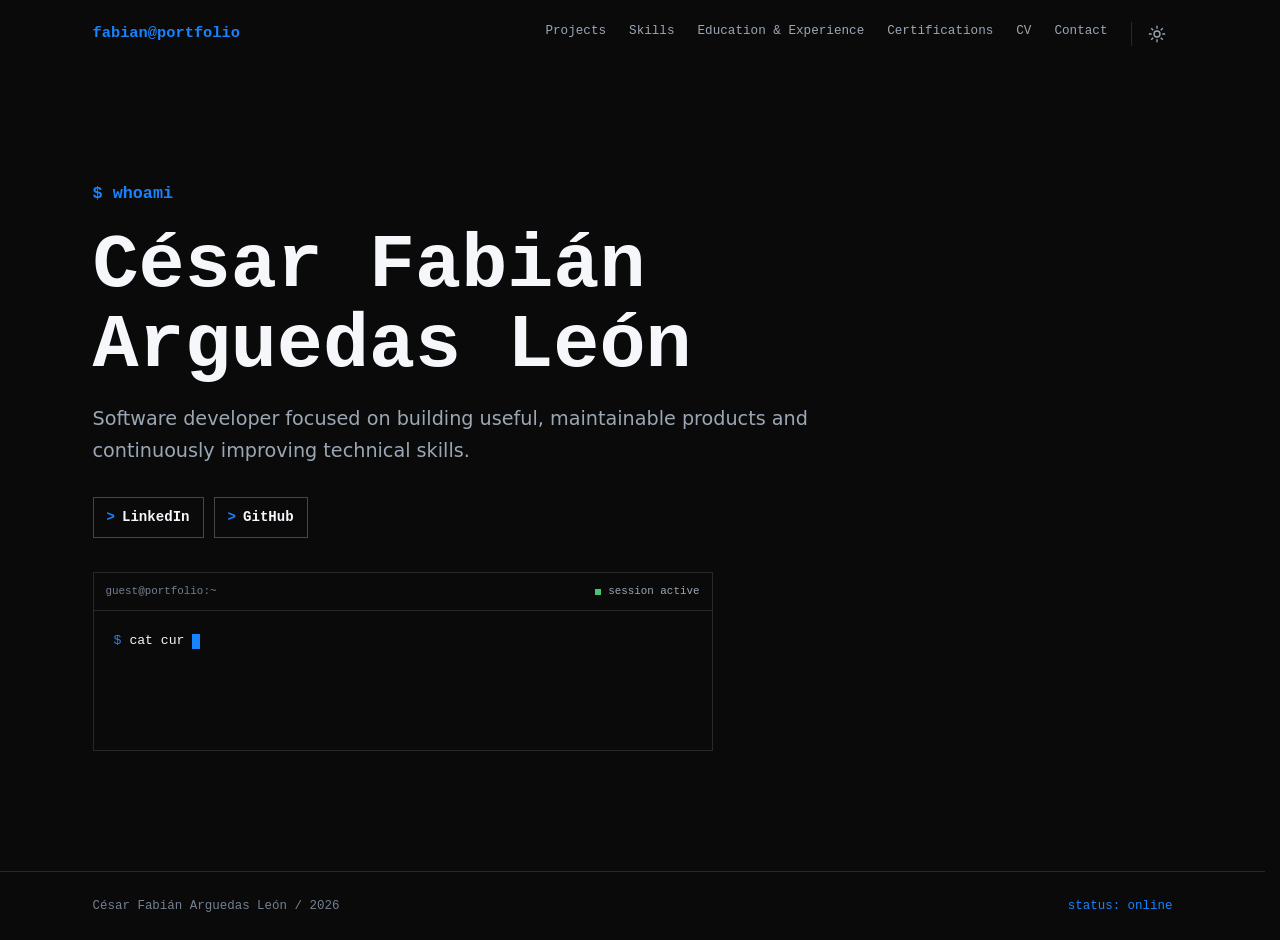
<file: index.html>
<!doctype html>
<html lang="en" data-theme="dark">
  <head>
    <meta charset="utf-8" />
    <meta name="viewport" content="width=device-width, initial-scale=1" />
    <meta
      name="description"
      content="Personal portfolio focused on software development, technology, and continuous learning."
    />
    <title>Portfolio | Home</title>
    <script src="./assets/js/theme-init.js?v=4"></script>
    <link rel="stylesheet" href="./assets/css/styles.css?v=13" />
  </head>
  <body data-page="home" data-root-prefix="." data-site-config-state="pending">
    <a class="skip-link" href="#main-content">Skip to content</a>
    <header class="site-header" data-site-header></header>

    <main class="page-shell home-page" id="main-content">
      <section class="whoami" aria-labelledby="whoami-title">
        <p class="command-line" aria-hidden="true">
          <span class="command-prompt">$</span> whoami
        </p>
        <h1 id="whoami-title" data-profile-name data-site-config-content>Portfolio Owner</h1>
        <div
          class="whoami__description"
          data-profile-description
          data-site-config-content
        >
          <p>Software developer focused on building useful, maintainable digital products.</p>
        </div>
        <div class="command-actions" data-home-links data-site-config-content></div>
        <div
          class="home-terminal"
          role="img"
          aria-label="Animated terminal showing current interests, work principles, and continuous learning."
        >
          <div class="home-terminal__bar">
            <span>guest@portfolio:~</span>
            <span>session active</span>
          </div>
          <div class="home-terminal__body" aria-hidden="true">
            <div class="home-terminal__command">
              <span class="home-terminal__prompt">$</span>
              <span data-terminal-command></span>
              <span class="home-terminal__cursor"></span>
            </div>
            <div class="home-terminal__output" data-terminal-output></div>
          </div>
        </div>
      </section>
    </main>

    <footer class="site-footer" data-site-footer></footer>

    <script src="./assets/js/config.js?v=6"></script>
    <script src="./assets/js/data.js?v=6"></script>
    <script src="./assets/js/components.js?v=10"></script>
    <script src="./assets/js/app.js?v=15"></script>
  </body>
</html>
</file>
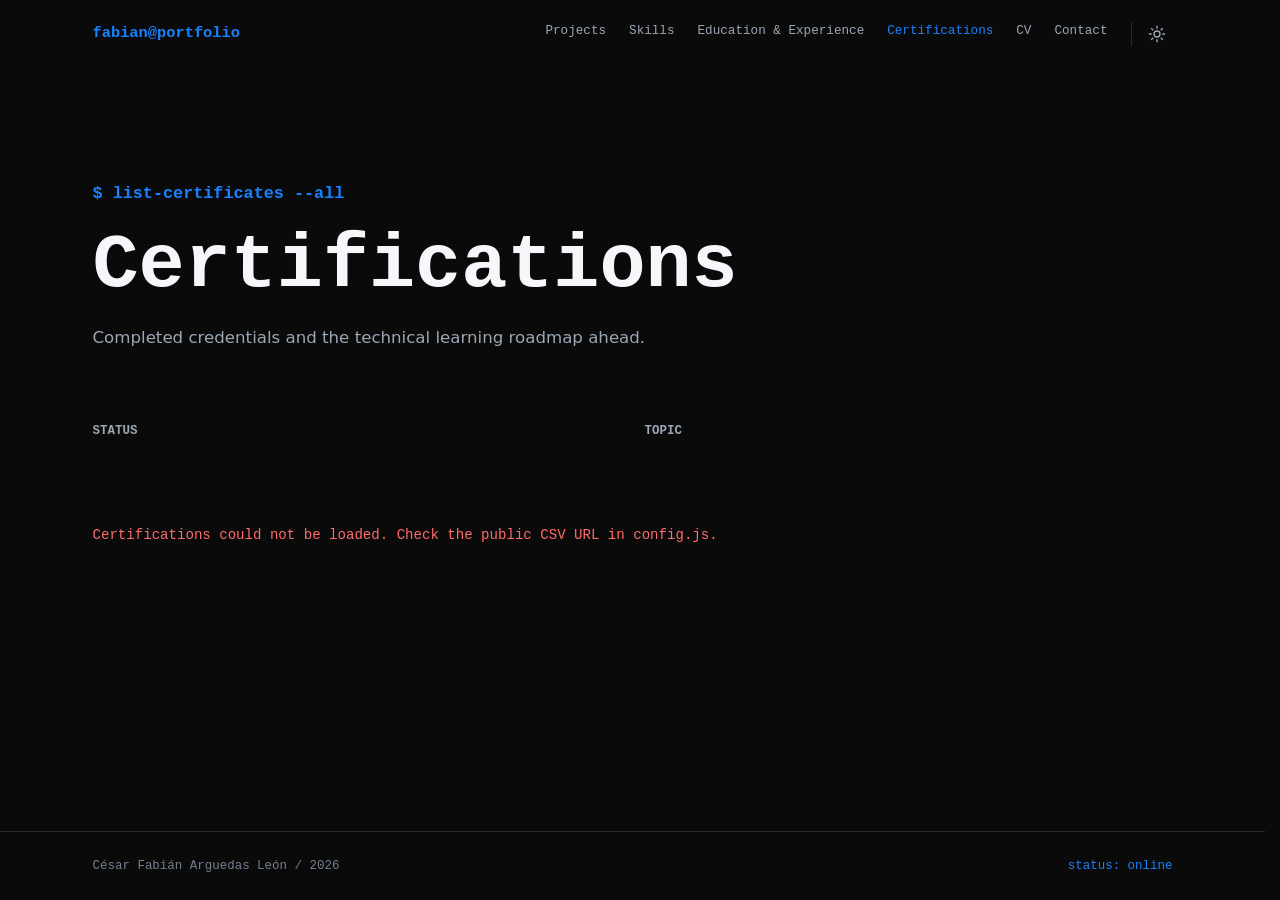
<file: certifications/index.html>
<!doctype html>
<html lang="en" data-theme="dark">
  <head>
    <meta charset="utf-8" />
    <meta name="viewport" content="width=device-width, initial-scale=1" />
    <meta name="description" content="Professional certifications and learning roadmap." />
    <title>Portfolio | Certifications</title>
    <script src="../assets/js/theme-init.js?v=4"></script>
    <link rel="stylesheet" href="../assets/css/styles.css?v=13" />
  </head>
  <body data-page="certifications" data-root-prefix=".." data-site-config-state="pending">
    <a class="skip-link" href="#main-content">Skip to content</a>
    <header class="site-header" data-site-header></header>

    <main class="page-shell" id="main-content">
      <header class="page-heading">
        <p class="command-line"><span class="command-prompt">$</span> list-certificates --all</p>
        <h1>Certifications</h1>
        <p>Completed credentials and the technical learning roadmap ahead.</p>
      </header>

      <div class="filter-layout">
        <section class="filter-section" aria-labelledby="status-filter-label">
          <h2 class="filter-label" id="status-filter-label">Status</h2>
          <div class="filter-group" data-certification-status-filters></div>
        </section>

        <section class="filter-section" aria-labelledby="topic-filter-label">
          <h2 class="filter-label" id="topic-filter-label">Topic</h2>
          <div class="filter-group" data-certification-topic-filters></div>
        </section>
      </div>

      <section aria-label="Certification list" data-loading-section aria-busy="true">
        <p
          class="data-state"
          data-certifications-state
          data-state="loading"
          role="status"
        >
          Loading certifications...
        </p>
        <div class="terminal-loader" aria-hidden="true">
          <div class="terminal-loader__command">
            <span class="terminal-loader__prompt">$</span>
            <span>sync certifications.csv</span>
            <span class="terminal-loader__cursor"></span>
          </div>
          <div class="terminal-loader__stream">
            <span></span><span></span><span></span><span></span><span></span>
            <span></span><span></span><span></span><span></span><span></span>
          </div>
        </div>
        <div class="certification-list" data-certifications-list></div>
      </section>
    </main>

    <footer class="site-footer" data-site-footer></footer>

    <script src="../assets/js/config.js?v=6"></script>
    <script src="../assets/js/data.js?v=6"></script>
    <script src="../assets/js/components.js?v=10"></script>
    <script src="../assets/js/app.js?v=15"></script>
  </body>
</html>
</file>
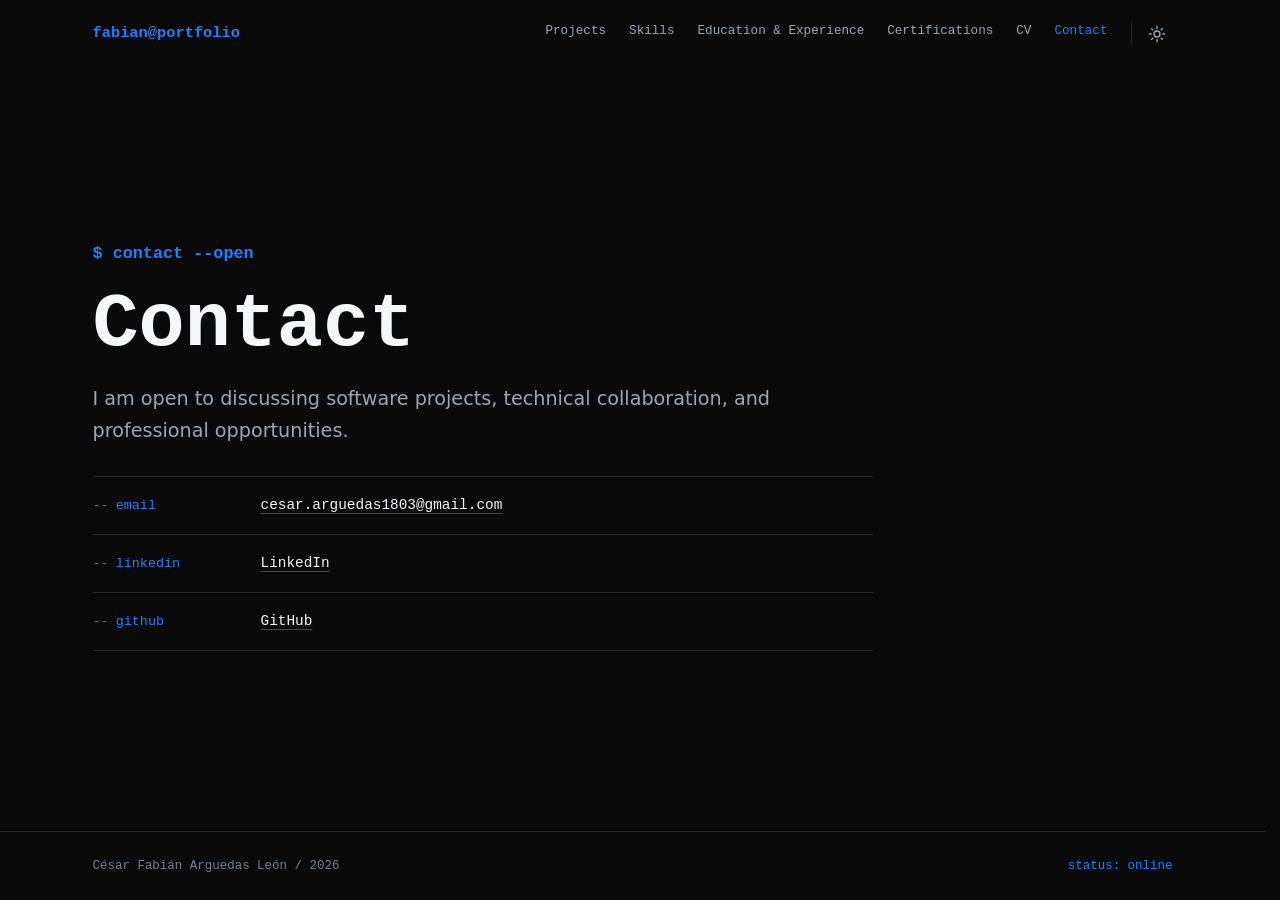
<file: contacto/index.html>
<!doctype html>
<html lang="en" data-theme="dark">
  <head>
    <meta charset="utf-8" />
    <meta name="viewport" content="width=device-width, initial-scale=1" />
    <meta name="description" content="Contact information and professional profiles." />
    <title>Portfolio | Contact</title>
    <script src="../assets/js/theme-init.js?v=4"></script>
    <link rel="stylesheet" href="../assets/css/styles.css?v=13" />
  </head>
  <body data-page="contact" data-root-prefix=".." data-site-config-state="pending">
    <a class="skip-link" href="#main-content">Skip to content</a>
    <header class="site-header" data-site-header></header>

    <main class="page-shell contact-page" id="main-content">
      <section aria-labelledby="contact-title">
        <p class="command-line"><span class="command-prompt">$</span> contact --open</p>
        <h1 id="contact-title">Contact</h1>
        <p class="contact-intro">
          I am open to discussing software projects, technical collaboration, and professional
          opportunities.
        </p>
        <dl class="contact-list" data-contact-list data-site-config-content></dl>
      </section>
    </main>

    <footer class="site-footer" data-site-footer></footer>

    <script src="../assets/js/config.js?v=6"></script>
    <script src="../assets/js/data.js?v=6"></script>
    <script src="../assets/js/components.js?v=10"></script>
    <script src="../assets/js/app.js?v=15"></script>
  </body>
</html>
</file>
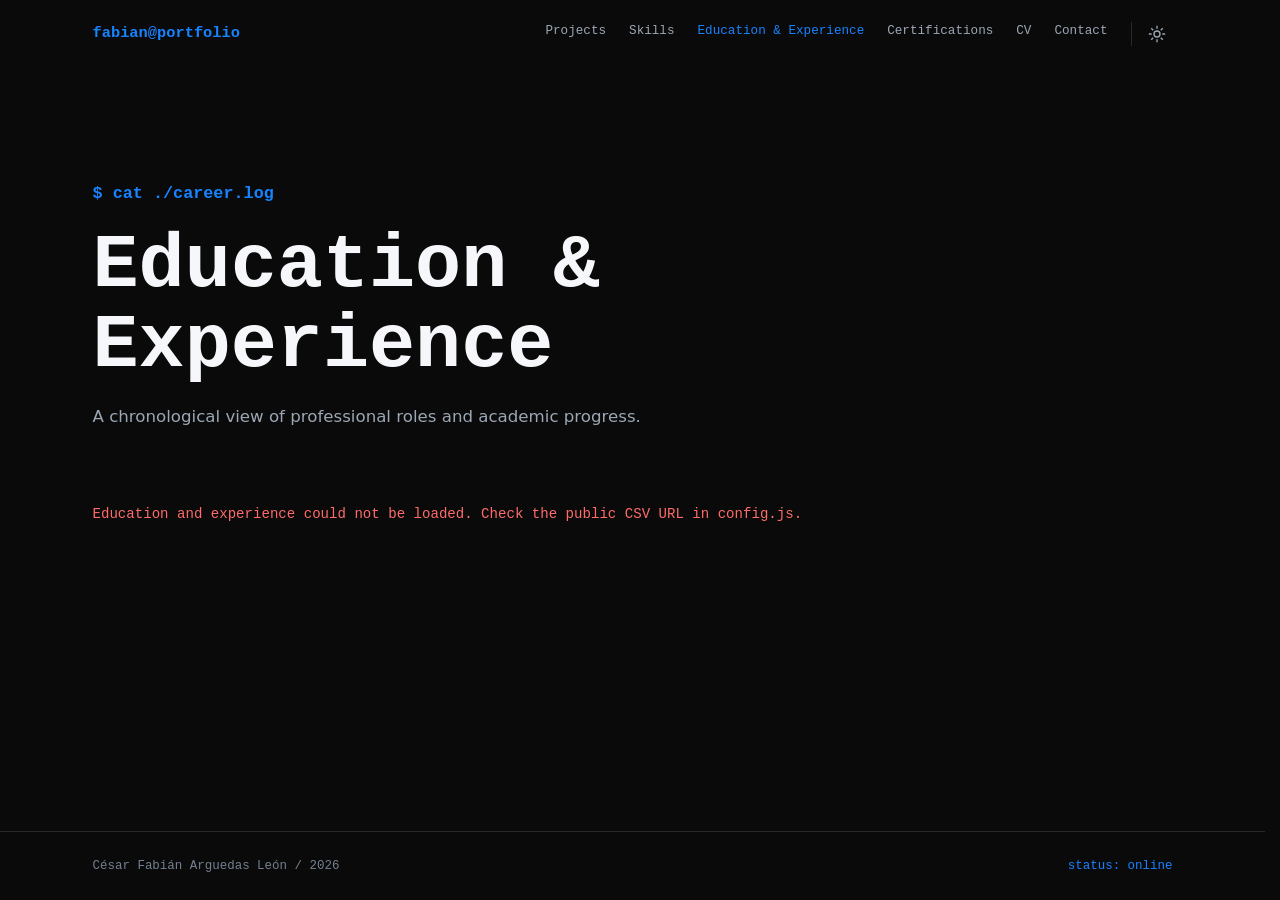
<file: education-experience/index.html>
<!doctype html>
<html lang="en" data-theme="dark">
  <head>
    <meta charset="utf-8" />
    <meta name="viewport" content="width=device-width, initial-scale=1" />
    <meta name="description" content="Education and professional experience." />
    <title>Portfolio | Education &amp; Experience</title>
    <script src="../assets/js/theme-init.js?v=4"></script>
    <link rel="stylesheet" href="../assets/css/styles.css?v=13" />
  </head>
  <body
    data-page="education-experience"
    data-root-prefix=".."
    data-site-config-state="pending"
  >
    <a class="skip-link" href="#main-content">Skip to content</a>
    <header class="site-header" data-site-header></header>

    <main class="page-shell" id="main-content">
      <header class="page-heading">
        <p class="command-line"><span class="command-prompt">$</span> cat ./career.log</p>
        <h1>Education &amp; Experience</h1>
        <p>A chronological view of professional roles and academic progress.</p>
      </header>

      <div data-loading-section aria-busy="true">
        <p class="data-state" data-career-state data-state="loading" role="status">
          Loading entries...
        </p>
        <div class="terminal-loader" aria-hidden="true">
          <div class="terminal-loader__command">
            <span class="terminal-loader__prompt">$</span>
            <span>sync career.csv</span>
            <span class="terminal-loader__cursor"></span>
          </div>
          <div class="terminal-loader__stream">
            <span></span><span></span><span></span><span></span><span></span>
            <span></span><span></span><span></span><span></span><span></span>
          </div>
        </div>

        <div class="career-sections" data-career-sections hidden>
          <section class="career-section" aria-labelledby="education-title">
            <p class="section-command" aria-hidden="true">./education</p>
            <h2 class="career-section__title" id="education-title">Education</h2>
            <p class="data-state" data-education-state role="status" hidden></p>
            <div class="career-list" data-education-list></div>
          </section>

          <section class="career-section" aria-labelledby="experience-title">
            <p class="section-command" aria-hidden="true">./experience</p>
            <h2 class="career-section__title" id="experience-title">Experience</h2>
            <p class="data-state" data-experience-state role="status" hidden></p>
            <div class="career-list" data-experience-list></div>
          </section>
        </div>
      </div>
    </main>

    <footer class="site-footer" data-site-footer></footer>

    <script src="../assets/js/config.js?v=6"></script>
    <script src="../assets/js/data.js?v=6"></script>
    <script src="../assets/js/components.js?v=10"></script>
    <script src="../assets/js/app.js?v=15"></script>
  </body>
</html>
</file>
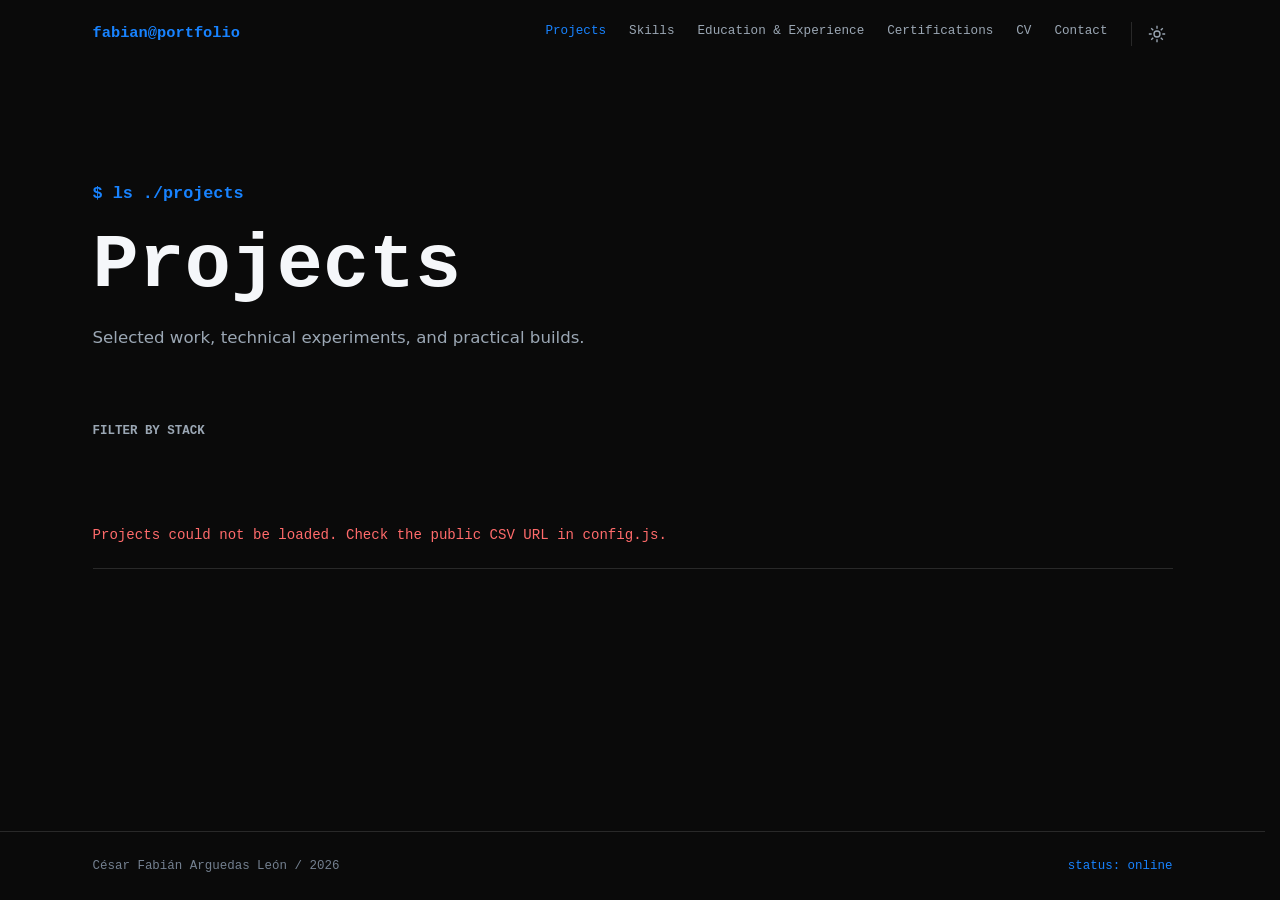
<file: projects/index.html>
<!doctype html>
<html lang="en" data-theme="dark">
  <head>
    <meta charset="utf-8" />
    <meta name="viewport" content="width=device-width, initial-scale=1" />
    <meta name="description" content="Software projects and selected technical work." />
    <title>Portfolio | Projects</title>
    <script src="../assets/js/theme-init.js?v=4"></script>
    <link rel="stylesheet" href="../assets/css/styles.css?v=13" />
  </head>
  <body data-page="projects" data-root-prefix=".." data-site-config-state="pending">
    <a class="skip-link" href="#main-content">Skip to content</a>
    <header class="site-header" data-site-header></header>

    <main class="page-shell" id="main-content">
      <header class="page-heading">
        <p class="command-line"><span class="command-prompt">$</span> ls ./projects</p>
        <h1>Projects</h1>
        <p>Selected work, technical experiments, and practical builds.</p>
      </header>

      <section class="filter-section" aria-labelledby="project-filter-label">
        <h2 class="filter-label" id="project-filter-label">Filter by stack</h2>
        <div class="filter-group" data-project-filters></div>
      </section>

      <section aria-label="Project list" data-loading-section aria-busy="true">
        <p class="data-state" data-projects-state data-state="loading" role="status">
          Loading projects...
        </p>
        <div class="terminal-loader" aria-hidden="true">
          <div class="terminal-loader__command">
            <span class="terminal-loader__prompt">$</span>
            <span>sync projects.csv</span>
            <span class="terminal-loader__cursor"></span>
          </div>
          <div class="terminal-loader__stream">
            <span></span><span></span><span></span><span></span><span></span>
            <span></span><span></span><span></span><span></span><span></span>
          </div>
        </div>
        <div class="record-list" data-projects-list></div>
      </section>
    </main>

    <footer class="site-footer" data-site-footer></footer>

    <script src="../assets/js/config.js?v=6"></script>
    <script src="../assets/js/data.js?v=6"></script>
    <script src="../assets/js/components.js?v=10"></script>
    <script src="../assets/js/app.js?v=15"></script>
  </body>
</html>
</file>
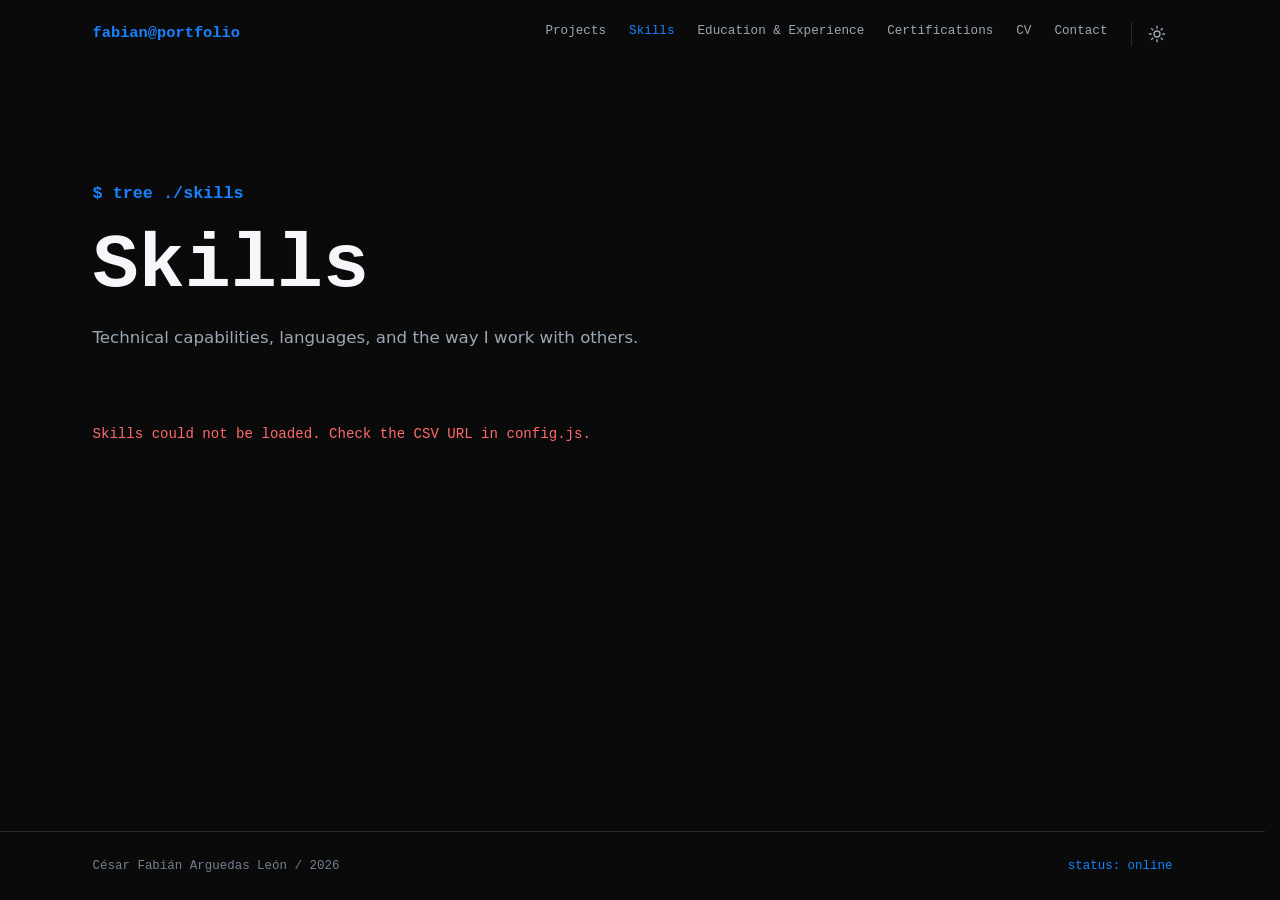
<file: skills/index.html>
<!doctype html>
<html lang="en" data-theme="dark">
  <head>
    <meta charset="utf-8" />
    <meta name="viewport" content="width=device-width, initial-scale=1" />
    <meta
      name="description"
      content="Technical skills, languages, and professional capabilities."
    />
    <title>Portfolio | Skills</title>
    <script src="../assets/js/theme-init.js?v=4"></script>
    <link rel="stylesheet" href="../assets/css/styles.css?v=13" />
  </head>
  <body data-page="skills" data-root-prefix=".." data-site-config-state="pending">
    <a class="skip-link" href="#main-content">Skip to content</a>
    <header class="site-header" data-site-header></header>

    <main class="page-shell" id="main-content">
      <header class="page-heading">
        <p class="command-line"><span class="command-prompt">$</span> tree ./skills</p>
        <h1>Skills</h1>
        <p>Technical capabilities, languages, and the way I work with others.</p>
      </header>

      <div data-loading-section aria-busy="true">
        <p class="data-state" data-skills-state data-state="loading" role="status">
          Loading skills...
        </p>
        <div class="terminal-loader" aria-hidden="true">
          <div class="terminal-loader__command">
            <span class="terminal-loader__prompt">$</span>
            <span>sync skills.csv</span>
            <span class="terminal-loader__cursor"></span>
          </div>
          <div class="terminal-loader__stream">
            <span></span><span></span><span></span><span></span><span></span>
            <span></span><span></span><span></span><span></span><span></span>
          </div>
        </div>

        <div class="skills-sections" data-skills-sections hidden>
          <section class="skills-section" data-technical-section aria-labelledby="technical-title">
            <p class="section-command" aria-hidden="true">./technical</p>
            <h2 class="skills-section__title" id="technical-title">Technical Skills</h2>
            <div class="skill-category-grid" data-technical-skills></div>
          </section>

          <section class="skills-section" data-languages-section aria-labelledby="languages-title">
            <p class="section-command" aria-hidden="true">./languages</p>
            <h2 class="skills-section__title" id="languages-title">Languages</h2>
            <div class="language-list" data-languages-list></div>
          </section>

          <section
            class="skills-section"
            data-power-skills-section
            aria-labelledby="power-skills-title"
          >
            <p class="section-command" aria-hidden="true">./power-skills</p>
            <h2 class="skills-section__title" id="power-skills-title">Power Skills</h2>
            <ul class="power-skills-list" data-power-skills-list></ul>
          </section>
        </div>
      </div>
    </main>

    <footer class="site-footer" data-site-footer></footer>

    <script src="../assets/js/config.js?v=6"></script>
    <script src="../assets/js/data.js?v=6"></script>
    <script src="../assets/js/components.js?v=10"></script>
    <script src="../assets/js/app.js?v=15"></script>
  </body>
</html>
</file>
<file: assets/css/styles.css>
:root {
  color-scheme: dark;
  --background: #0a0a0a;
  --surface: #0a0a0a;
  --surface-hover: #0a0a0a;
  --border: #292929;
  --border-strong: #464646;
  --text: #f5f7fa;
  --muted: #9ba7b4;
  --subtle: #748090;
  --accent: #1883ff;
  --accent-soft: rgba(24, 131, 255, 0.12);
  --error: #ff6b6b;
  --status-completed: #46c46f;
  --status-progress: #d8a43b;
  --status-planned: #b28cff;
  --max-width: 1080px;
  --page-padding: clamp(18px, 4vw, 40px);
  --font-mono: "Cascadia Code", "SFMono-Regular", Consolas, "Liberation Mono", monospace;
  --font-sans: Inter, ui-sans-serif, system-ui, -apple-system, BlinkMacSystemFont, "Segoe UI",
    sans-serif;
}

:root[data-theme="light"] {
  color-scheme: light;
  --background: #ffffff;
  --surface: #ffffff;
  --surface-hover: #f0f4f8;
  --border: #d4dce5;
  --border-strong: #aeb9c5;
  --text: #111821;
  --muted: #536171;
  --subtle: #6d7987;
  --accent: #086ed8;
  --accent-soft: rgba(8, 110, 216, 0.1);
  --error: #bd2424;
  --status-completed: #187b3a;
  --status-progress: #8b5d00;
  --status-planned: #7048b8;
}

* {
  box-sizing: border-box;
}

[hidden] {
  display: none !important;
}

body[data-site-config-state="pending"] [data-site-config-content] {
  visibility: hidden;
}

html,
body {
  min-width: 320px;
  background-color: var(--background);
}

html {
  overflow-y: scroll;
  scrollbar-gutter: stable;
}

body {
  min-height: 100vh;
  margin: 0;
  display: flex;
  flex-direction: column;
  background: var(--background);
  color: var(--text);
  font-family: var(--font-sans);
  line-height: 1.65;
}

a {
  color: inherit;
}

button {
  font: inherit;
}

img {
  max-width: 100%;
  display: block;
}

h1,
h2,
p,
dl,
dd {
  margin-top: 0;
}

h1,
h2 {
  overflow-wrap: anywhere;
}

h1 {
  margin-bottom: 18px;
  color: var(--text);
  font-family: var(--font-mono);
  font-size: clamp(2.25rem, 7vw, 4.8rem);
  font-weight: 700;
  line-height: 1.04;
  letter-spacing: 0;
}

h2 {
  margin-bottom: 0;
  color: var(--text);
  font-family: var(--font-mono);
  font-size: clamp(1.05rem, 2.5vw, 1.28rem);
  line-height: 1.35;
  letter-spacing: 0;
}

p {
  color: var(--muted);
}

p strong {
  color: var(--text);
}

button,
a {
  -webkit-tap-highlight-color: transparent;
  transition:
    color 180ms ease,
    border-color 180ms ease,
    background-color 180ms ease;
}

:focus-visible {
  outline: 2px solid var(--accent);
  outline-offset: 3px;
}

.skip-link {
  position: fixed;
  top: 12px;
  left: 12px;
  z-index: 20;
  padding: 8px 12px;
  transform: translateY(-160%);
  border: 1px solid var(--accent);
  background: var(--background);
  color: var(--text);
  font-family: var(--font-mono);
}

.skip-link:focus {
  transform: translateY(0);
}

.site-header {
  position: relative;
  z-index: 10;
  min-height: 68px;
  background: var(--background);
}

.site-header__inner,
.site-footer__inner,
.page-shell {
  width: min(var(--max-width), calc(100% - var(--page-padding) * 2));
  margin-inline: auto;
}

.site-header__inner {
  min-height: 68px;
  display: flex;
  align-items: center;
  justify-content: space-between;
  gap: 24px;
}

.site-brand {
  flex: 0 0 auto;
  color: var(--accent);
  font-family: var(--font-mono);
  font-size: 0.96rem;
  font-weight: 700;
  text-decoration: none;
}

.site-navigation {
  display: flex;
  align-items: center;
  justify-content: flex-end;
  gap: 3px;
}

.nav-link,
.theme-toggle,
.nav-toggle {
  min-height: 38px;
  padding: 8px 10px;
  border: 0;
  background: transparent;
  color: var(--muted);
  font-family: var(--font-mono);
  font-size: 0.79rem;
  line-height: 1.25;
  text-decoration: none;
  cursor: pointer;
}

.nav-link:hover,
.theme-toggle:hover,
.nav-toggle:hover {
  background: transparent;
  color: var(--accent);
}

.nav-link.is-active {
  color: var(--accent);
}

.theme-toggle {
  position: relative;
  min-width: 42px;
  margin-left: 10px;
  padding: 8px 0 8px 17px;
  font-family: var(--font-sans);
  font-size: 1.08rem;
  line-height: 1;
}

.theme-toggle::before {
  position: absolute;
  top: 7px;
  bottom: 7px;
  left: 0;
  width: 1px;
  background: var(--border);
  content: "";
}

.theme-toggle svg {
  width: 18px;
  height: 18px;
  display: block;
  fill: none;
  stroke: currentColor;
  stroke-linecap: square;
  stroke-linejoin: miter;
  stroke-width: 1.8;
}

.nav-toggle {
  display: none;
}

.page-shell {
  flex: 1;
  padding-top: clamp(64px, 10vw, 112px);
  padding-bottom: clamp(72px, 10vw, 120px);
}

.home-page,
.contact-page {
  min-height: calc(100vh - 137px);
  display: flex;
  align-items: center;
}

.whoami {
  max-width: 800px;
}

.command-line {
  margin-bottom: 18px;
  color: var(--accent);
  font-family: var(--font-mono);
  font-size: clamp(0.92rem, 2vw, 1.05rem);
  font-weight: 700;
}

.command-prompt {
  color: var(--accent);
}

.whoami__description,
.contact-intro {
  max-width: 720px;
  margin-bottom: 30px;
  font-size: clamp(1.04rem, 2.2vw, 1.2rem);
}

.whoami__description p {
  margin-bottom: 14px;
}

.whoami__description p:last-child {
  margin-bottom: 0;
}

[data-profile-name] {
  min-height: 1.04em;
}

[data-profile-description] {
  min-height: 3.3em;
}

.command-actions {
  min-height: 40px;
  display: flex;
  flex-wrap: wrap;
  gap: 10px;
}

.home-terminal {
  width: min(620px, 100%);
  min-height: 168px;
  margin-top: 34px;
  border: 1px solid var(--border);
  background: transparent;
  font-family: var(--font-mono);
}

.home-terminal__bar {
  min-height: 38px;
  padding: 8px 12px;
  border-bottom: 1px solid var(--border);
  display: flex;
  align-items: center;
  justify-content: space-between;
  gap: 16px;
  color: var(--subtle);
  font-size: 0.68rem;
  line-height: 1.3;
}

.home-terminal__bar span:last-child {
  display: flex;
  align-items: center;
  gap: 7px;
  color: var(--muted);
}

.home-terminal__bar span:last-child::before {
  width: 6px;
  height: 6px;
  flex: 0 0 auto;
  background: var(--status-completed);
  content: "";
}

.home-terminal__body {
  min-height: 128px;
  padding: 18px 20px;
  overflow: hidden;
}

.home-terminal__command {
  min-height: 24px;
  display: flex;
  align-items: center;
  gap: 8px;
  color: var(--text);
  font-size: 0.82rem;
  line-height: 1.5;
  white-space: nowrap;
}

.home-terminal__prompt {
  color: var(--accent);
}

.home-terminal__cursor {
  width: 8px;
  height: 15px;
  flex: 0 0 auto;
  background: var(--accent);
  animation: terminal-cursor 760ms steps(1, end) infinite;
}

.home-terminal__output {
  min-height: 70px;
  margin-top: 9px;
  display: grid;
  align-content: start;
  gap: 2px;
  color: var(--muted);
  font-size: 0.76rem;
  line-height: 1.45;
}

.home-terminal__output span {
  animation: terminal-output 180ms ease both;
}

.home-terminal__output span::before {
  margin-right: 8px;
  color: var(--accent);
  content: ">";
}

.command-button {
  width: fit-content;
  min-height: 40px;
  padding: 8px 13px;
  border: 1px solid var(--border-strong);
  display: inline-flex;
  align-items: center;
  justify-content: center;
  background: transparent;
  color: var(--text);
  font-family: var(--font-mono);
  font-size: 0.88rem;
  font-weight: 600;
  text-decoration: none;
}

.command-button::before {
  margin-right: 7px;
  color: var(--accent);
  content: ">";
}

.command-button:hover {
  border-color: var(--accent);
  background: var(--accent-soft);
}

.page-heading {
  max-width: 850px;
  margin-bottom: clamp(46px, 7vw, 72px);
}

.page-heading > p:last-child {
  max-width: 680px;
  margin-bottom: 0;
  font-size: 1.04rem;
}

.filter-layout {
  margin-bottom: 34px;
  display: grid;
  grid-template-columns: repeat(2, minmax(0, 1fr));
  gap: 24px;
}

.filter-section {
  margin-bottom: 34px;
}

.filter-layout .filter-section {
  margin-bottom: 0;
}

.filter-label {
  margin-bottom: 12px;
  color: var(--muted);
  font-size: 0.78rem;
  font-weight: 600;
  text-transform: uppercase;
}

.filter-group {
  min-height: 38px;
  display: flex;
  flex-wrap: wrap;
  gap: 8px;
}

.filter-button {
  min-height: 30px;
  padding: 3px 8px;
  border: 1px solid var(--border);
  background: transparent;
  color: var(--muted);
  font-family: var(--font-mono);
  font-size: 0.8rem;
  cursor: pointer;
}

.filter-button:hover {
  border-color: var(--accent);
  color: var(--accent);
}

.filter-button.is-active {
  border-color: var(--accent);
  background: transparent;
  color: var(--accent);
}

.data-state {
  min-height: 26px;
  margin-bottom: 18px;
  font-family: var(--font-mono);
  font-size: 0.88rem;
}

.data-state[data-state="loading"] {
  position: absolute;
  width: 1px;
  height: 1px;
  min-height: 0;
  margin: -1px;
  padding: 0;
  overflow: hidden;
  clip: rect(0 0 0 0);
  clip-path: inset(50%);
  white-space: nowrap;
}

[data-loading-section] {
  position: relative;
}

[data-loading-section][aria-busy="true"] {
  min-height: 112px;
}

.terminal-loader {
  display: none;
}

[data-loading-section][aria-busy="true"] > .terminal-loader {
  width: min(390px, 100%);
  min-height: 112px;
  padding: 17px 0 20px;
  border-top: 1px solid var(--border);
  display: grid;
  align-content: start;
  gap: 12px;
  color: var(--muted);
  font-family: var(--font-mono);
}

.terminal-loader__command {
  min-height: 22px;
  display: flex;
  align-items: center;
  gap: 8px;
  color: var(--text);
  font-size: 0.82rem;
  line-height: 1.4;
}

.terminal-loader__prompt {
  color: var(--accent);
}

.terminal-loader__cursor {
  width: 8px;
  height: 15px;
  flex: 0 0 auto;
  background: var(--accent);
  animation: terminal-cursor 760ms steps(1, end) infinite;
}

.terminal-loader__stream {
  display: grid;
  grid-template-columns: repeat(10, 9px);
  gap: 6px;
}

.terminal-loader__stream span {
  width: 9px;
  height: 9px;
  border: 1px solid var(--border-strong);
  background: transparent;
  animation: terminal-packet 1.15s ease-in-out infinite;
}

.terminal-loader__stream span:nth-child(2) {
  animation-delay: 90ms;
}

.terminal-loader__stream span:nth-child(3) {
  animation-delay: 180ms;
}

.terminal-loader__stream span:nth-child(4) {
  animation-delay: 270ms;
}

.terminal-loader__stream span:nth-child(5) {
  animation-delay: 360ms;
}

.terminal-loader__stream span:nth-child(6) {
  animation-delay: 450ms;
}

.terminal-loader__stream span:nth-child(7) {
  animation-delay: 540ms;
}

.terminal-loader__stream span:nth-child(8) {
  animation-delay: 630ms;
}

.terminal-loader__stream span:nth-child(9) {
  animation-delay: 720ms;
}

.terminal-loader__stream span:nth-child(10) {
  animation-delay: 810ms;
}

@keyframes terminal-cursor {
  0%,
  48% {
    opacity: 1;
  }

  49%,
  100% {
    opacity: 0;
  }
}

@keyframes terminal-packet {
  0%,
  22%,
  100% {
    border-color: var(--border-strong);
    background: transparent;
    opacity: 0.55;
  }

  42%,
  62% {
    border-color: var(--accent);
    background: var(--accent);
    opacity: 1;
  }
}

@keyframes terminal-output {
  from {
    opacity: 0;
    transform: translateY(3px);
  }

  to {
    opacity: 1;
    transform: translateY(0);
  }
}

.data-state[data-state="error"] {
  color: var(--error);
}

.data-state[data-state="empty"] {
  color: var(--muted);
}

.record-list,
.certification-list {
  display: grid;
  gap: 0;
  border-top: 1px solid var(--border);
}

.record-item,
.certification-item {
  padding: clamp(24px, 5vw, 38px) 0;
  border: 0;
  border-bottom: 1px solid var(--border);
  background: transparent;
}

.record-item__header {
  margin-bottom: 16px;
  display: flex;
  align-items: flex-start;
  justify-content: space-between;
  gap: 24px;
}

.record-item__meta {
  margin-bottom: 0;
  color: var(--accent);
  font-family: var(--font-mono);
  font-size: 0.83rem;
}

.record-item__header .record-item__meta {
  max-width: 48%;
  text-align: right;
}

.record-item__description {
  max-width: 800px;
  margin-bottom: 20px;
}

.record-item__description:last-child {
  margin-bottom: 0;
}

.career-sections {
  display: grid;
  gap: clamp(64px, 9vw, 96px);
}

.career-section__title {
  margin-bottom: 20px;
  font-size: clamp(1.5rem, 4vw, 2.1rem);
}

.section-command {
  margin-bottom: 7px;
  color: var(--accent);
  font-family: var(--font-mono);
  font-size: 0.82rem;
}

.career-list {
  display: grid;
}

.career-item {
  position: relative;
  padding: 28px 0 28px 34px;
}

.career-item::before {
  position: absolute;
  top: 35px;
  left: 0;
  z-index: 1;
  width: 9px;
  height: 9px;
  background: var(--accent);
  border-radius: 50%;
  content: "";
}

.career-item:not(:last-child)::after {
  position: absolute;
  top: 44px;
  bottom: -39px;
  left: 4px;
  width: 1px;
  background: var(--border-strong);
  content: "";
}

.career-item__heading {
  margin-bottom: 8px;
  display: flex;
  align-items: flex-start;
  justify-content: space-between;
  gap: 20px;
}

.career-item__dates {
  margin: 8px 0 14px;
  color: var(--subtle);
  font-family: var(--font-mono);
  font-size: 0.82rem;
}

.career-item__toggle {
  min-height: 32px;
  padding: 3px 0;
  border: 0;
  background: transparent;
  color: var(--muted);
  font-family: var(--font-mono);
  font-size: 0.78rem;
  cursor: pointer;
  transition: color 180ms ease;
}

.career-item__toggle::before {
  margin-right: 7px;
  color: var(--accent);
  content: ">";
}

.career-item__toggle:hover,
.career-item__toggle:focus-visible,
.career-item__toggle[aria-expanded="true"] {
  color: var(--accent);
}

.career-item__details {
  display: grid;
  grid-template-rows: 0fr;
  opacity: 0;
  transition: grid-template-rows 280ms ease, opacity 220ms ease;
}

.career-item__details.is-open {
  grid-template-rows: 1fr;
  opacity: 1;
}

.career-item__details-inner {
  overflow: hidden;
}

.career-item__details .record-item__description {
  margin: 14px 0 0;
}

.skills-sections {
  display: grid;
  gap: clamp(64px, 9vw, 96px);
}

.skills-section__title {
  margin-bottom: 22px;
  font-size: clamp(1.5rem, 4vw, 2.1rem);
}

.skill-category-grid {
  display: grid;
  grid-template-columns: repeat(2, minmax(0, 1fr));
  column-gap: clamp(36px, 7vw, 76px);
}

.skill-category {
  padding: 22px 0 24px;
  border-top: 1px solid var(--border);
}

.skill-category__title {
  margin: 0 0 13px;
  color: var(--accent);
  font-family: var(--font-mono);
  font-size: 0.88rem;
  line-height: 1.4;
}

.skill-category__list {
  margin: 0;
  padding: 0;
  display: flex;
  flex-wrap: wrap;
  gap: 7px 20px;
  list-style: none;
}

.skill-category__list li {
  color: var(--text);
  font-size: 0.94rem;
}

.skill-category__list li::before {
  margin-right: 7px;
  color: var(--accent);
  font-family: var(--font-mono);
  content: ">";
}

.language-list {
  max-width: 760px;
  border-top: 1px solid var(--border);
}

.language-item {
  min-height: 58px;
  padding: 14px 0;
  border-bottom: 1px solid var(--border);
  display: grid;
  grid-template-columns: minmax(0, 1fr) auto;
  align-items: center;
  gap: 20px;
}

.language-item__name {
  color: var(--text);
  font-family: var(--font-mono);
  font-weight: 700;
}

.language-item__level {
  color: var(--accent);
  font-family: var(--font-mono);
  font-size: 0.82rem;
  text-align: right;
}

.power-skills-list {
  margin: 0;
  padding: 0;
  display: grid;
  grid-template-columns: repeat(2, minmax(0, 1fr));
  column-gap: clamp(36px, 7vw, 76px);
  list-style: none;
}

.power-skill-item {
  min-height: 54px;
  padding: 14px 0;
  border-top: 1px solid var(--border);
  color: var(--text);
}

.power-skill-item::before {
  margin-right: 9px;
  color: var(--accent);
  font-family: var(--font-mono);
  content: ">";
}

.text-label {
  width: fit-content;
  min-height: 26px;
  padding: 3px 7px;
  border: 1px solid var(--border);
  display: inline-flex;
  align-items: center;
  color: var(--muted);
  font-family: var(--font-mono);
  font-size: 0.72rem;
  line-height: 1.25;
}

.certification-status--completed,
.certification-status--done {
  border-color: var(--status-completed);
  color: var(--status-completed);
}

.certification-status--in-progress {
  border-color: var(--status-progress);
  color: var(--status-progress);
}

.certification-status--planned {
  border-color: var(--status-planned);
  color: var(--status-planned);
}

.certification-list {
  grid-template-columns: repeat(3, minmax(0, 1fr));
  gap: clamp(16px, 2.4vw, 24px);
  border-top: 0;
  align-items: start;
}

.certification-item {
  min-width: 0;
  aspect-ratio: 1;
  padding: 0;
  border: 1px solid var(--border);
  display: grid;
  grid-template-rows: minmax(0, 48%) minmax(0, 52%);
  overflow: hidden;
  background: transparent;
  transition: border-color 180ms ease, background-color 180ms ease;
}

.certification-item:hover {
  border-color: var(--border-strong);
  background: var(--surface-hover);
}

.certification-item__image {
  position: relative;
  min-width: 0;
  min-height: 0;
  padding: 18px;
  border-bottom: 1px solid var(--border);
  display: grid;
  place-items: center;
  overflow: hidden;
  background: var(--surface);
}

.certification-item__image img {
  width: 100%;
  height: 100%;
  object-fit: contain;
}

.certification-item__image-placeholder {
  max-width: 190px;
  color: var(--subtle);
  font-family: var(--font-mono);
  font-size: 0.72rem;
  line-height: 1.5;
  text-align: center;
}

.certification-item__image .certification-status {
  position: absolute;
  top: 10px;
  left: 10px;
  background: var(--background);
}

.certification-item__content {
  min-width: 0;
  min-height: 0;
  padding: 14px 16px 15px;
  display: flex;
  flex-direction: column;
  align-items: stretch;
}

.certification-item .record-item__title {
  margin-bottom: 0;
  display: -webkit-box;
  overflow: hidden;
  font-size: 1rem;
  line-height: 1.3;
  -webkit-box-orient: vertical;
  -webkit-line-clamp: 3;
}

.certification-item__issuer {
  margin: 6px 0 0;
  overflow: hidden;
  color: var(--accent);
  font-family: var(--font-mono);
  font-size: 0.75rem;
  line-height: 1.35;
  text-overflow: ellipsis;
  white-space: nowrap;
}

.certification-item__topics {
  margin: 8px 0 0;
  display: -webkit-box;
  overflow: hidden;
  color: var(--muted);
  font-family: var(--font-mono);
  font-size: 0.72rem;
  line-height: 1.35;
  -webkit-box-orient: vertical;
  -webkit-line-clamp: 2;
}

.certification-item__details {
  min-height: 26px;
  margin-top: auto;
  padding-top: 9px;
  border-top: 1px solid var(--border);
  display: flex;
  align-items: center;
  justify-content: space-between;
  gap: 10px;
  font-family: var(--font-mono);
  font-size: 0.7rem;
  line-height: 1.3;
}

.certification-item__date {
  color: var(--subtle);
}

.certification-item__link {
  color: var(--text);
  text-decoration: none;
  transition: color 180ms ease;
}

.certification-item__link::before {
  margin-right: 5px;
  color: var(--accent);
  content: ">";
}

.certification-item__link:hover,
.certification-item__link:focus-visible {
  color: var(--accent);
}

.contact-page > section {
  width: 100%;
  max-width: 780px;
}

@media (prefers-reduced-motion: reduce) {
  .home-terminal__cursor,
  .home-terminal__output span,
  .terminal-loader__cursor,
  .terminal-loader__stream span {
    animation: none;
  }

  .career-item__details {
    transition: none;
  }

  .terminal-loader__stream span:nth-child(3n + 1) {
    border-color: var(--accent);
    background: var(--accent);
    opacity: 1;
  }
}

.contact-list {
  margin-bottom: 0;
  border-top: 1px solid var(--border);
}

.contact-list > dt,
.contact-list > dd {
  min-height: 58px;
  margin-bottom: 0;
  border-bottom: 1px solid var(--border);
  display: flex;
  align-items: center;
}

.contact-list > dt {
  width: 150px;
  float: left;
  clear: left;
  color: var(--accent);
  font-family: var(--font-mono);
  font-size: 0.84rem;
}

.contact-list > dt::before {
  margin-right: 7px;
  content: "--";
}

.contact-list > dd {
  padding-left: 18px;
}

.contact-link {
  color: var(--text);
  font-family: var(--font-mono);
  font-size: 0.9rem;
  text-decoration-color: var(--border-strong);
  text-underline-offset: 4px;
}

.contact-link:hover {
  color: var(--accent);
}

.site-footer {
  border-top: 1px solid var(--border);
}

.site-footer__inner {
  min-height: 68px;
  display: flex;
  align-items: center;
  justify-content: space-between;
  gap: 18px;
  color: var(--subtle);
  font-family: var(--font-mono);
  font-size: 0.78rem;
}

.footer-status {
  color: var(--accent);
}

@media (max-width: 900px) {
  .site-header {
    min-height: 62px;
  }

  .site-header__inner {
    position: relative;
    min-height: 62px;
    padding-block: 12px;
  }

  .nav-toggle {
    min-width: 64px;
    min-height: 44px;
    display: inline-flex;
    align-items: center;
    justify-content: center;
    padding-inline: 12px;
  }

  .site-navigation {
    position: absolute;
    top: calc(100% + 8px);
    right: 0;
    z-index: 20;
    width: min(330px, 100%);
    padding: 8px;
    border: 1px solid var(--border);
    display: flex;
    align-items: stretch;
    flex-direction: column;
    gap: 0;
    background: var(--background);
    box-shadow: 0 14px 36px rgba(0, 0, 0, 0.24);
    opacity: 0;
    visibility: hidden;
    pointer-events: none;
    transform: translateY(-6px);
    transition:
      opacity 160ms ease,
      transform 160ms ease,
      visibility 160ms ease;
  }

  .site-navigation.is-open {
    opacity: 1;
    visibility: visible;
    pointer-events: auto;
    transform: translateY(0);
  }

  .nav-link {
    width: 100%;
    min-height: 48px;
    padding: 12px 16px;
    display: flex;
    align-items: center;
    justify-content: center;
    text-align: center;
  }

  .nav-link + .nav-link {
    border-top: 1px solid var(--border);
  }

  .theme-toggle {
    width: 100%;
    min-height: 48px;
    margin: 0;
    padding: 12px 16px;
    display: flex;
    align-items: center;
    justify-content: center;
    border-top: 1px solid var(--border);
  }

  .theme-toggle::before {
    display: none;
  }

  .filter-layout {
    grid-template-columns: 1fr;
  }

  .certification-list {
    grid-template-columns: repeat(2, minmax(0, 1fr));
  }
}

@media (max-width: 420px) {
  .site-navigation {
    width: 100%;
  }
}

@media (max-width: 680px) {
  .home-page,
  .contact-page {
    min-height: auto;
    align-items: flex-start;
  }

  .home-terminal {
    margin-top: 28px;
  }

  .home-terminal__bar {
    align-items: flex-start;
    flex-direction: column;
    gap: 3px;
  }

  .home-terminal__body {
    padding-inline: 14px;
  }

  .home-terminal__command {
    font-size: 0.76rem;
  }

  .home-terminal__output {
    font-size: 0.7rem;
  }

  .record-item__header,
  .career-item__heading {
    flex-direction: column;
    gap: 8px;
  }

  .record-item__header .record-item__meta {
    max-width: none;
    text-align: left;
  }

  .skill-category-grid,
  .power-skills-list {
    grid-template-columns: 1fr;
  }

  .language-item {
    align-items: start;
    grid-template-columns: 1fr;
    gap: 3px;
  }

  .language-item__level {
    text-align: left;
  }

  .certification-list {
    grid-template-columns: 1fr;
  }

  .certification-item {
    width: min(100%, 420px);
  }

  .contact-list {
    display: grid;
  }

  .contact-list > dt,
  .contact-list > dd {
    width: 100%;
    min-height: auto;
    float: none;
  }

  .contact-list > dt {
    padding: 16px 0 5px;
    border-bottom: 0;
  }

  .contact-list > dd {
    padding: 0 0 16px;
  }

  .site-footer__inner {
    padding-block: 18px;
    align-items: flex-start;
    flex-direction: column;
    gap: 4px;
  }
}
</file>
